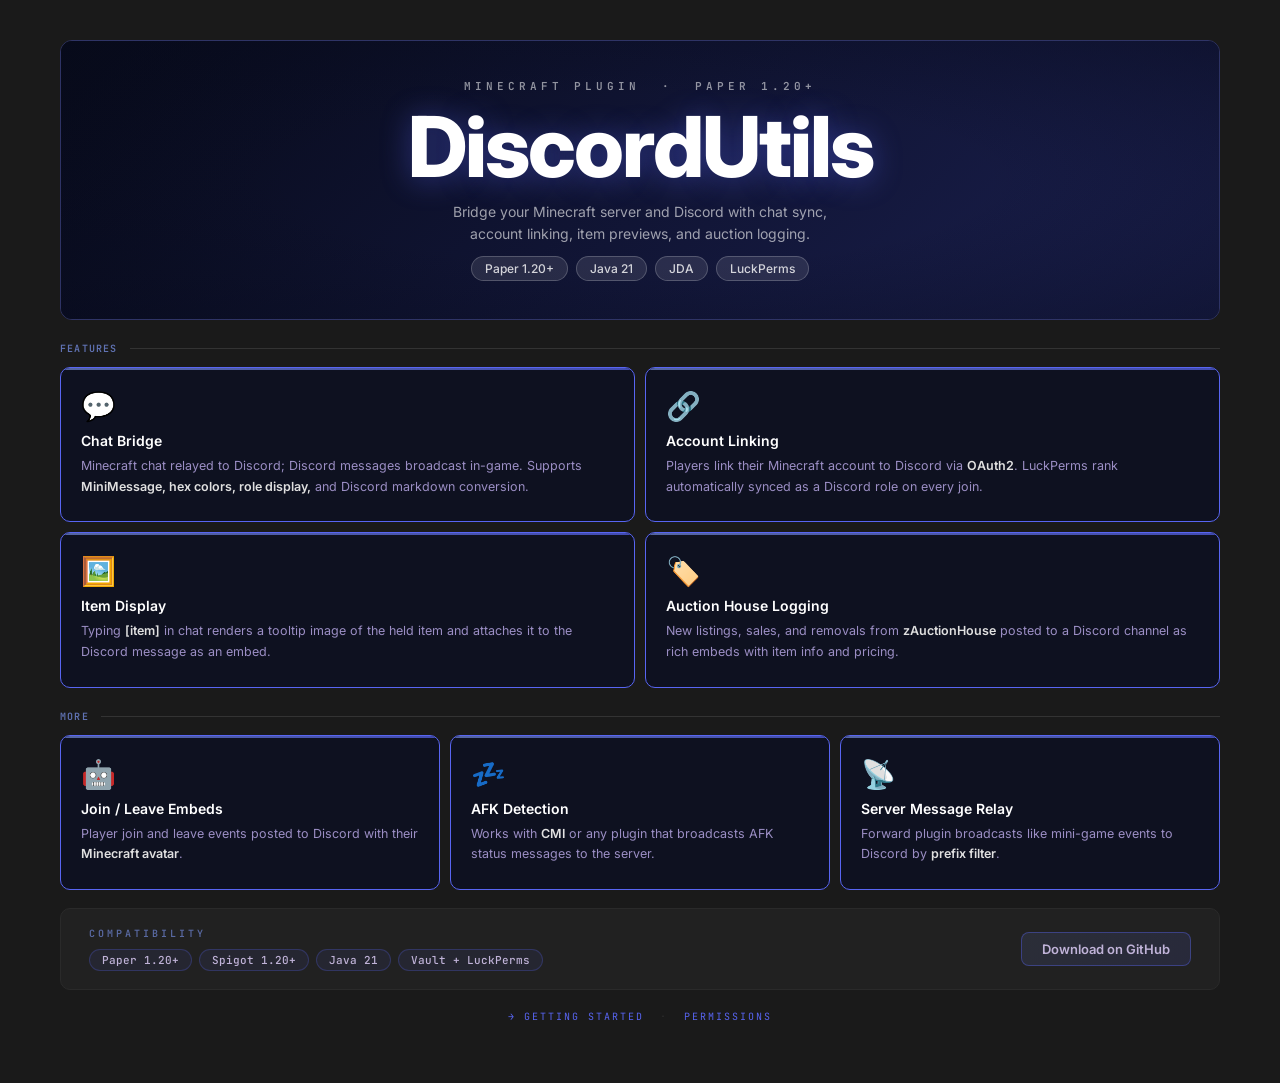
<file: docs/banner.html>
<!DOCTYPE html>
<html lang="en">
<head>
<meta charset="UTF-8">
<meta name="viewport" content="width=device-width, initial-scale=1.0">
<title>DiscordUtils</title>
<link href="https://fonts.googleapis.com/css2?family=Inter:wght@300;400;500;600;700;800&family=JetBrains+Mono:wght@400;600&display=swap" rel="stylesheet">
<style>
  :root {
    --bg:            #1a1a1a;
    --bg-card:       #1e1e1e;
    --bg-sidebar:    #212121;
    --bg-active:     #0e1120;
    --border:        #2a2a2a;
    --border-dim:    #333;
    --border-accent: #5865F2;
    --purple:        #5865F2;
    --blue:          #7289da;
    --purple-muted:  #9b8ec4;
    --purple-light:  #c0b3d8;
    --text:          #e0e0e0;
    --text-muted:    #999;
    --text-dim:      #666;
    --grad:          linear-gradient(135deg, #7289da 0%, #5865F2 100%);
    --font:          'Inter', sans-serif;
    --mono:          'JetBrains Mono', monospace;
  }

  *, *::before, *::after { box-sizing: border-box; margin: 0; padding: 0; }
  body { background: var(--bg); color: var(--text); font-family: var(--font); }
  ::-webkit-scrollbar { width: 6px; }
  ::-webkit-scrollbar-track { background: var(--bg); }
  ::-webkit-scrollbar-thumb { background: var(--purple); border-radius: 3px; }

  .page {
    max-width: 1200px;
    margin: 0 auto;
    padding: 40px 20px 60px;
    display: flex;
    flex-direction: column;
    gap: 12px;
  }

  .section-label {
    display: flex; align-items: center; gap: 12px; margin-top: 10px;
  }
  .section-label span {
    font-family: var(--mono); font-size: 10px; font-weight: 600;
    letter-spacing: 0.12em; text-transform: uppercase;
    color: var(--blue); white-space: nowrap; opacity: 0.8;
  }
  .section-label::after {
    content: ''; flex: 1; height: 1px; background: var(--border-dim);
  }

  /* HERO */
  .hero {
    position: relative; height: 280px; border-radius: 12px;
    overflow: hidden; border: 1px solid rgba(88,101,242,0.35);
    display: flex; align-items: center; justify-content: center;
  }
  .hero-bg {
    position: absolute; inset: 0;
    background: linear-gradient(135deg, #070a1a, #1a1f4e, #7289da, #5865F2);
    background-size: 300% 300%;
    animation: gradientShift 8s ease infinite;
  }
  @keyframes gradientShift {
    0%   { background-position: 0% 50%; }
    50%  { background-position: 100% 50%; }
    100% { background-position: 0% 50%; }
  }
  .hero-overlay {
    position: absolute; inset: 0;
    background: radial-gradient(ellipse 75% 75% at 50% 50%, transparent 40%, rgba(7,10,26,0.5) 100%);
  }
  .hero-content {
    position: relative; z-index: 1; text-align: center;
    display: flex; flex-direction: column; align-items: center; gap: 12px;
  }
  .hero-label {
    font-family: var(--mono); font-size: 11px; font-weight: 600;
    letter-spacing: 4px; text-transform: uppercase; color: rgba(255,255,255,0.55);
  }
  .hero-title {
    font-size: clamp(56px, 8vw, 84px); font-weight: 800;
    letter-spacing: -2px; line-height: 1; color: #fff;
    text-shadow: 0 2px 30px rgba(88,101,242,0.45);
  }
  .hero-sub {
    font-size: 14px; color: rgba(255,255,255,0.6); font-weight: 400;
    max-width: 420px; line-height: 1.55;
  }
  .hero-pills { display: flex; gap: 8px; flex-wrap: wrap; justify-content: center; }
  .hero-pill {
    background: rgba(255,255,255,0.1); border: 1px solid rgba(255,255,255,0.2);
    border-radius: 20px; padding: 4px 13px;
    font-size: 12px; font-weight: 500; color: rgba(255,255,255,0.8);
  }

  /* CARDS */
  .grid-2 { display: grid; grid-template-columns: 1fr 1fr; gap: 10px; }
  .grid-3 { display: grid; grid-template-columns: 1fr 1fr 1fr; gap: 10px; }

  .card {
    background: var(--bg-active); border: 1px solid var(--border-accent);
    border-radius: 10px; padding: 24px 20px;
    position: relative; overflow: hidden; transition: border-color 0.2s;
  }
  .card::before {
    content: ''; position: absolute; top: 0; left: 0; right: 0;
    height: 2px; background: var(--grad); opacity: 0.7;
  }
  a.card-link { text-decoration: none; color: inherit; display: block; height: 100%; }
  a.card-link .card { height: 100%; transition: border-color 0.2s, transform 0.15s; box-sizing: border-box; }
  a.card-link:hover .card { border-color: var(--blue); transform: translateY(-2px); }

  .card-icon { font-size: 28px; margin-bottom: 12px; display: block; line-height: 1; }
  .card-title { font-size: 14px; font-weight: 600; color: #fff; margin-bottom: 7px; }
  .card-desc { font-size: 12.5px; line-height: 1.65; color: var(--purple-muted); }
  .card-desc strong { color: var(--text); font-weight: 600; }

  /* FOOTER BAR */
  .footer-bar {
    background: var(--bg-sidebar); border: 1px solid var(--border);
    border-radius: 10px; padding: 18px 28px;
    display: flex; align-items: center; justify-content: space-between;
    flex-wrap: wrap; gap: 16px; margin-top: 6px;
  }
  .footer-left { display: flex; flex-direction: column; gap: 9px; }
  .compat-label {
    font-family: var(--mono); font-size: 10px; font-weight: 600;
    letter-spacing: 3px; text-transform: uppercase; color: var(--blue); opacity: 0.7;
  }
  .ver-chips { display: flex; gap: 7px; flex-wrap: wrap; }
  .ver-chip {
    padding: 3px 12px; border-radius: 20px;
    background: rgba(88,101,242,0.08); border: 1px solid rgba(88,101,242,0.25);
    font-size: 11px; font-weight: 500; color: var(--purple-light); font-family: var(--mono);
  }
  .footer-right { display: flex; gap: 16px; align-items: center; }
  .dl-btn {
    padding: 8px 20px;
    background: linear-gradient(135deg, rgba(114,137,218,0.12), rgba(88,101,242,0.12));
    border: 1px solid rgba(88,101,242,0.4); border-radius: 8px;
    color: var(--purple-light); font-family: var(--font);
    font-size: 13px; font-weight: 600; cursor: pointer; text-decoration: none;
    transition: all 0.18s; display: inline-block;
  }
  .dl-btn:hover {
    background: linear-gradient(135deg, rgba(114,137,218,0.2), rgba(88,101,242,0.2));
    border-color: var(--purple); color: #fff; transform: translateY(-1px);
  }

  .hint {
    text-align: center; font-family: var(--mono); font-size: 10px;
    letter-spacing: 2px; color: #2e2e2e; text-transform: uppercase; padding-top: 8px;
  }
  .hint a {
    color: var(--purple); text-decoration: none;
    font-family: var(--mono); font-size: 10px; letter-spacing: 2px; text-transform: uppercase;
  }
</style>
</head>
<body>
<div class="page">

  <!-- HERO -->
  <div class="hero">
    <div class="hero-bg"></div>
    <div class="hero-overlay"></div>
    <div class="hero-content">
      <div class="hero-label">Minecraft Plugin &nbsp;·&nbsp; Paper 1.20+</div>
      <div class="hero-title">DiscordUtils</div>
      <div class="hero-sub">Bridge your Minecraft server and Discord with chat sync, account linking, item previews, and auction logging.</div>
      <div class="hero-pills">
        <span class="hero-pill">Paper 1.20+</span>
        <span class="hero-pill">Java 21</span>
        <span class="hero-pill">JDA</span>
        <span class="hero-pill">LuckPerms</span>
      </div>
    </div>
  </div>

  <!-- FEATURES -->
  <div class="section-label"><span>Features</span></div>
  <div class="grid-2">
    <a class="card-link" href="./index.html#/chat-bridge">
      <div class="card">
        <span class="card-icon">💬</span>
        <div class="card-title">Chat Bridge</div>
        <div class="card-desc">Minecraft chat relayed to Discord; Discord messages broadcast in-game. Supports <strong>MiniMessage, hex colors, role display,</strong> and Discord markdown conversion.</div>
      </div>
    </a>
    <a class="card-link" href="./index.html#/account-linking">
      <div class="card">
        <span class="card-icon">🔗</span>
        <div class="card-title">Account Linking</div>
        <div class="card-desc">Players link their Minecraft account to Discord via <strong>OAuth2</strong>. LuckPerms rank automatically synced as a Discord role on every join.</div>
      </div>
    </a>
    <a class="card-link" href="./index.html#/chat-bridge">
      <div class="card">
        <span class="card-icon">🖼️</span>
        <div class="card-title">Item Display</div>
        <div class="card-desc">Typing <strong>[item]</strong> in chat renders a tooltip image of the held item and attaches it to the Discord message as an embed.</div>
      </div>
    </a>
    <a class="card-link" href="./index.html#/auction-house">
      <div class="card">
        <span class="card-icon">🏷️</span>
        <div class="card-title">Auction House Logging</div>
        <div class="card-desc">New listings, sales, and removals from <strong>zAuctionHouse</strong> posted to a Discord channel as rich embeds with item info and pricing.</div>
      </div>
    </a>
  </div>

  <!-- MORE FEATURES -->
  <div class="section-label"><span>More</span></div>
  <div class="grid-3">
    <a class="card-link" href="./index.html#/setup">
      <div class="card">
        <span class="card-icon">🤖</span>
        <div class="card-title">Join / Leave Embeds</div>
        <div class="card-desc">Player join and leave events posted to Discord with their <strong>Minecraft avatar</strong>.</div>
      </div>
    </a>
    <a class="card-link" href="./index.html#/setup">
      <div class="card">
        <span class="card-icon">💤</span>
        <div class="card-title">AFK Detection</div>
        <div class="card-desc">Works with <strong>CMI</strong> or any plugin that broadcasts AFK status messages to the server.</div>
      </div>
    </a>
    <a class="card-link" href="./index.html#/setup">
      <div class="card">
        <span class="card-icon">📡</span>
        <div class="card-title">Server Message Relay</div>
        <div class="card-desc">Forward plugin broadcasts like mini-game events to Discord by <strong>prefix filter</strong>.</div>
      </div>
    </a>
  </div>

  <!-- FOOTER -->
  <div class="footer-bar">
    <div class="footer-left">
      <div class="compat-label">Compatibility</div>
      <div class="ver-chips">
        <span class="ver-chip">Paper 1.20+</span>
        <span class="ver-chip">Spigot 1.20+</span>
        <span class="ver-chip">Java 21</span>
        <span class="ver-chip">Vault + LuckPerms</span>
      </div>
    </div>
    <div class="footer-right">
      <a href="https://github.com/swag617/DiscordUtils/releases" target="_blank" class="dl-btn">Download on GitHub</a>
    </div>
  </div>

  <div class="hint">
    <a href="./index.html#/setup">→ getting started</a>
    &nbsp;·&nbsp;
    <a href="./index.html#/permissions">permissions</a>
  </div>

</div>
</body>
</html>
</file>
